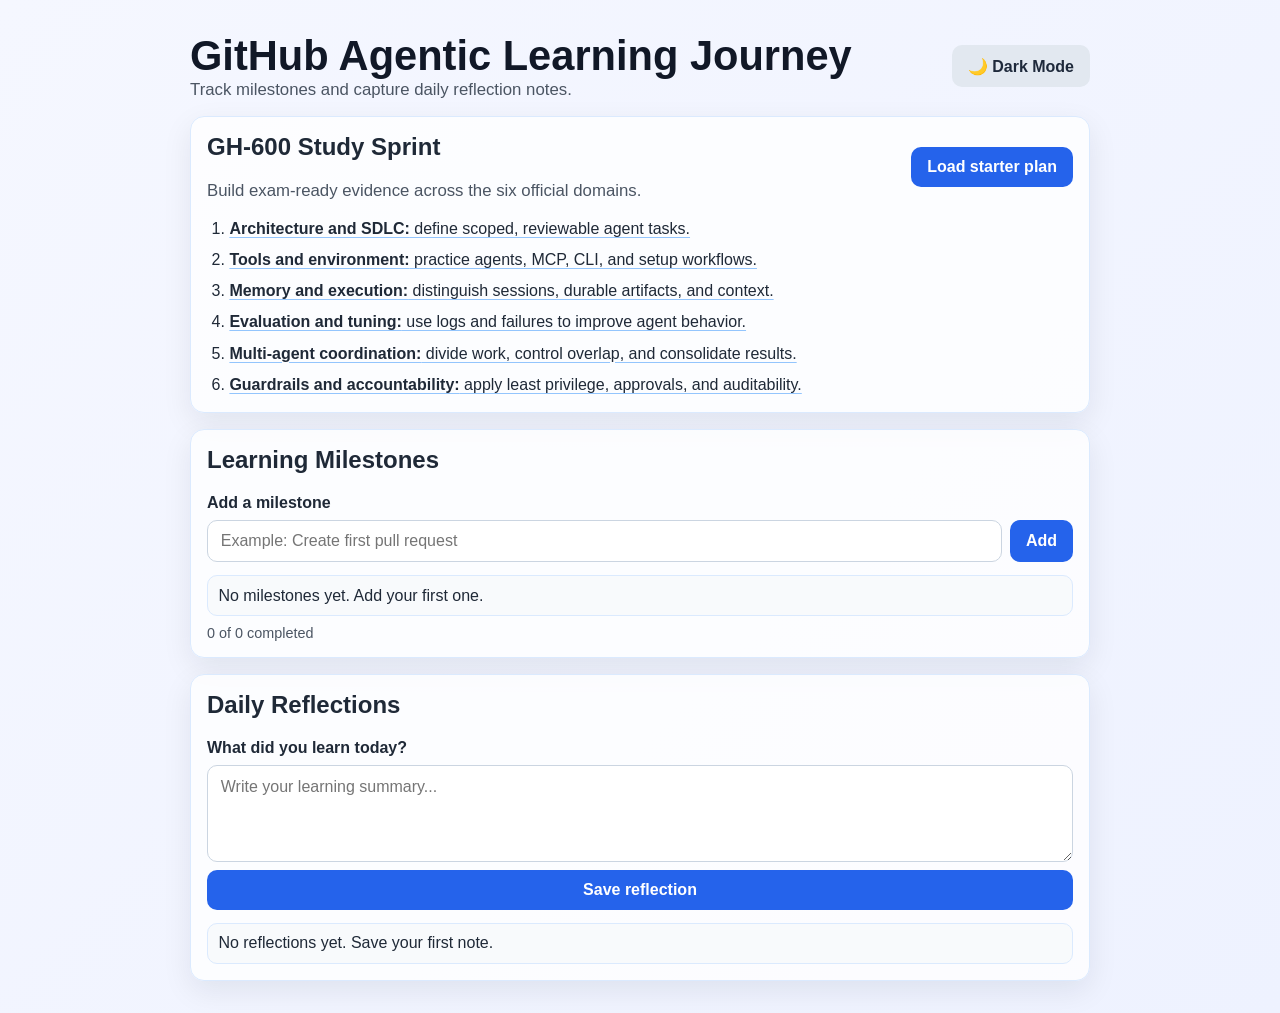
<file: index.html>
<!doctype html>
<html lang="en">
	<head>
		<meta charset="UTF-8" />
		<meta name="viewport" content="width=device-width, initial-scale=1.0" />
		<link rel="stylesheet" href="style.css" />
		<title>GitHub Agentic Learning Journey</title>
	</head>
	<body>
		<main class="app" aria-labelledby="page-title">
			<header class="app-header">
				<div>
					<h1 id="page-title">GitHub Agentic Learning Journey</h1>
					<p>Track milestones and capture daily reflection notes.</p>
				</div>
				<button id="themeToggle" class="btn secondary" type="button" aria-label="Toggle theme">
					🌙 Dark Mode
				</button>
			</header>

			<section class="card study-plan" aria-labelledby="study-plan-title">
				<div class="section-heading">
					<div>
						<h2 id="study-plan-title">GH-600 Study Sprint</h2>
						<p>Build exam-ready evidence across the six official domains.</p>
					</div>
					<button id="loadPlanButton" class="btn primary" type="button">Load starter plan</button>
				</div>
				<ol class="domain-list">
					<li><a href="domains/architecture-sdlc.html"><strong>Architecture and SDLC:</strong> define scoped, reviewable agent tasks.</a></li>
					<li><a href="domains/tools-environment.html"><strong>Tools and environment:</strong> practice agents, MCP, CLI, and setup workflows.</a></li>
					<li><a href="domains/memory-execution.html"><strong>Memory and execution:</strong> distinguish sessions, durable artifacts, and context.</a></li>
					<li><a href="domains/evaluation-tuning.html"><strong>Evaluation and tuning:</strong> use logs and failures to improve agent behavior.</a></li>
					<li><a href="domains/multi-agent.html"><strong>Multi-agent coordination:</strong> divide work, control overlap, and consolidate results.</a></li>
					<li><a href="domains/guardrails-accountability.html"><strong>Guardrails and accountability:</strong> apply least privilege, approvals, and auditability.</a></li>
				</ol>
			</section>

			<section class="card" aria-labelledby="milestones-title">
				<h2 id="milestones-title">Learning Milestones</h2>
				<form id="milestoneForm" class="stack">
					<label for="milestoneInput">Add a milestone</label>
					<div class="row">
						<input
							id="milestoneInput"
							type="text"
							placeholder="Example: Create first pull request"
							required
						/>
						<button class="btn primary" type="submit">Add</button>
					</div>
				</form>
				<ul id="milestoneList" class="item-list" aria-live="polite"></ul>
				<p id="progressLabel" class="meta">0 of 0 completed</p>
			</section>

			<section class="card" aria-labelledby="reflections-title">
				<h2 id="reflections-title">Daily Reflections</h2>
				<form id="reflectionForm" class="stack">
					<label for="reflectionInput">What did you learn today?</label>
					<textarea
						id="reflectionInput"
						rows="4"
						placeholder="Write your learning summary..."
						required
					></textarea>
					<button class="btn primary" type="submit">Save reflection</button>
				</form>
				<ul id="reflectionList" class="item-list" aria-live="polite"></ul>
			</section>
		</main>

		<div id="toast" class="toast" role="status" aria-live="polite"></div>
		<script src="script.js" defer></script>
	</body>
</html>
</file>
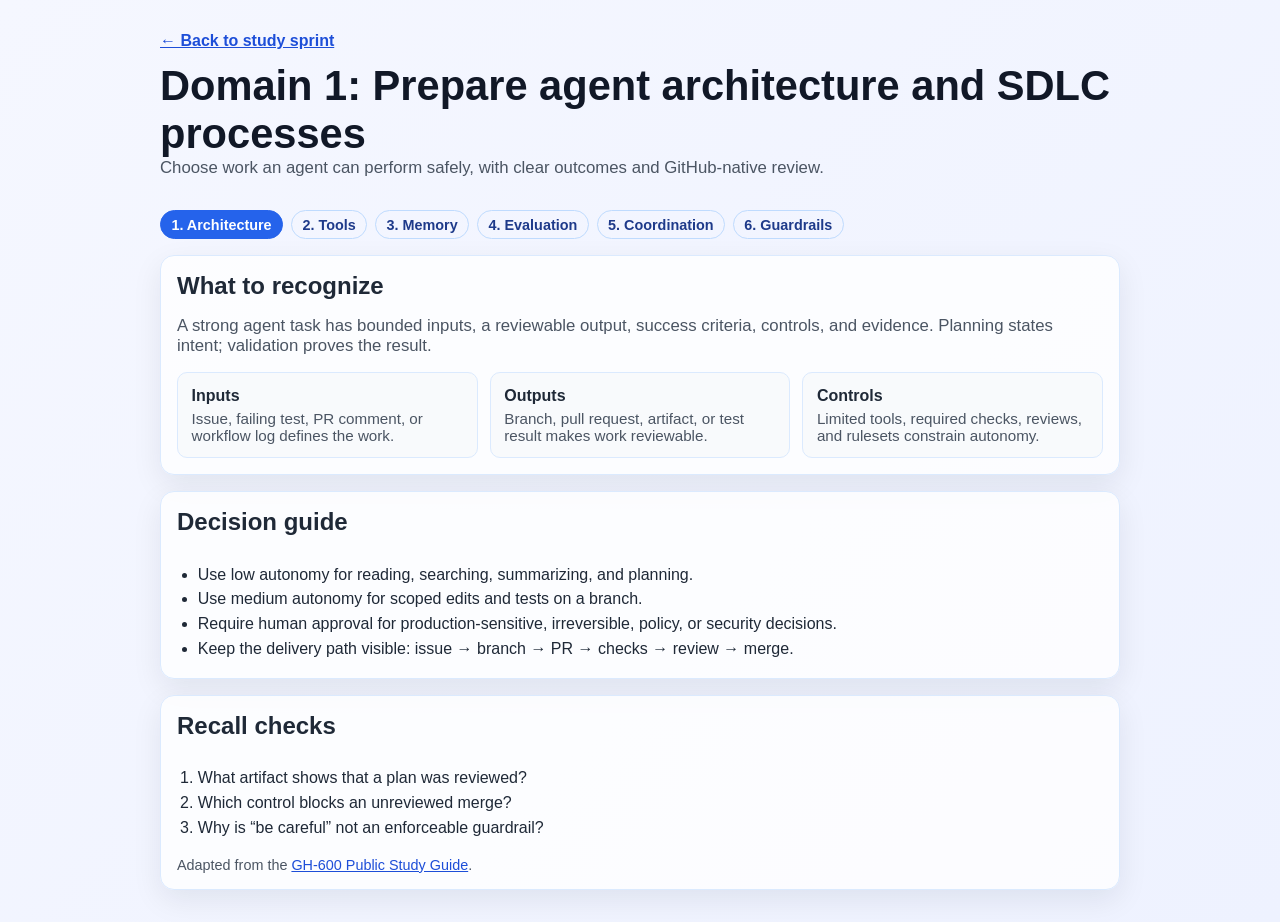
<file: domains/architecture-sdlc.html>
<!doctype html>
<html lang="en">
	<head>
		<meta charset="UTF-8" />
		<meta name="viewport" content="width=device-width, initial-scale=1.0" />
		<link rel="stylesheet" href="../style.css" />
		<title>GH-600 Domain 1: Architecture and SDLC</title>
	</head>
	<body>
		<main class="app domain-page">
			<header class="app-header">
				<div>
					<a class="back-link" href="../index.html">← Back to study sprint</a>
					<h1>Domain 1: Prepare agent architecture and SDLC processes</h1>
					<p>Choose work an agent can perform safely, with clear outcomes and GitHub-native review.</p>
				</div>
			</header>
			<nav class="domain-navigation" aria-label="GH-600 domains">
				<a aria-current="page" href="architecture-sdlc.html">1. Architecture</a><a href="tools-environment.html">2. Tools</a><a href="memory-execution.html">3. Memory</a><a href="evaluation-tuning.html">4. Evaluation</a><a href="multi-agent.html">5. Coordination</a><a href="guardrails-accountability.html">6. Guardrails</a>
			</nav>
			<section class="card domain-content">
				<h2>What to recognize</h2>
				<p>A strong agent task has bounded inputs, a reviewable output, success criteria, controls, and evidence. Planning states intent; validation proves the result.</p>
				<div class="evidence-grid">
					<article><h3>Inputs</h3><p>Issue, failing test, PR comment, or workflow log defines the work.</p></article>
					<article><h3>Outputs</h3><p>Branch, pull request, artifact, or test result makes work reviewable.</p></article>
					<article><h3>Controls</h3><p>Limited tools, required checks, reviews, and rulesets constrain autonomy.</p></article>
				</div>
			</section>
			<section class="card domain-content">
				<h2>Decision guide</h2>
				<ul>
					<li>Use low autonomy for reading, searching, summarizing, and planning.</li>
					<li>Use medium autonomy for scoped edits and tests on a branch.</li>
					<li>Require human approval for production-sensitive, irreversible, policy, or security decisions.</li>
					<li>Keep the delivery path visible: issue → branch → PR → checks → review → merge.</li>
				</ul>
			</section>
			<section class="card domain-content">
				<h2>Recall checks</h2>
				<ol><li>What artifact shows that a plan was reviewed?</li><li>Which control blocks an unreviewed merge?</li><li>Why is “be careful” not an enforceable guardrail?</li></ol>
				<p class="source-note">Adapted from the <a href="https://gist.github.com/naim149/a8aa41c7468685b7d984822c38863aae">GH-600 Public Study Guide</a>.</p>
			</section>
		</main>
	</body>
</html>
</file>
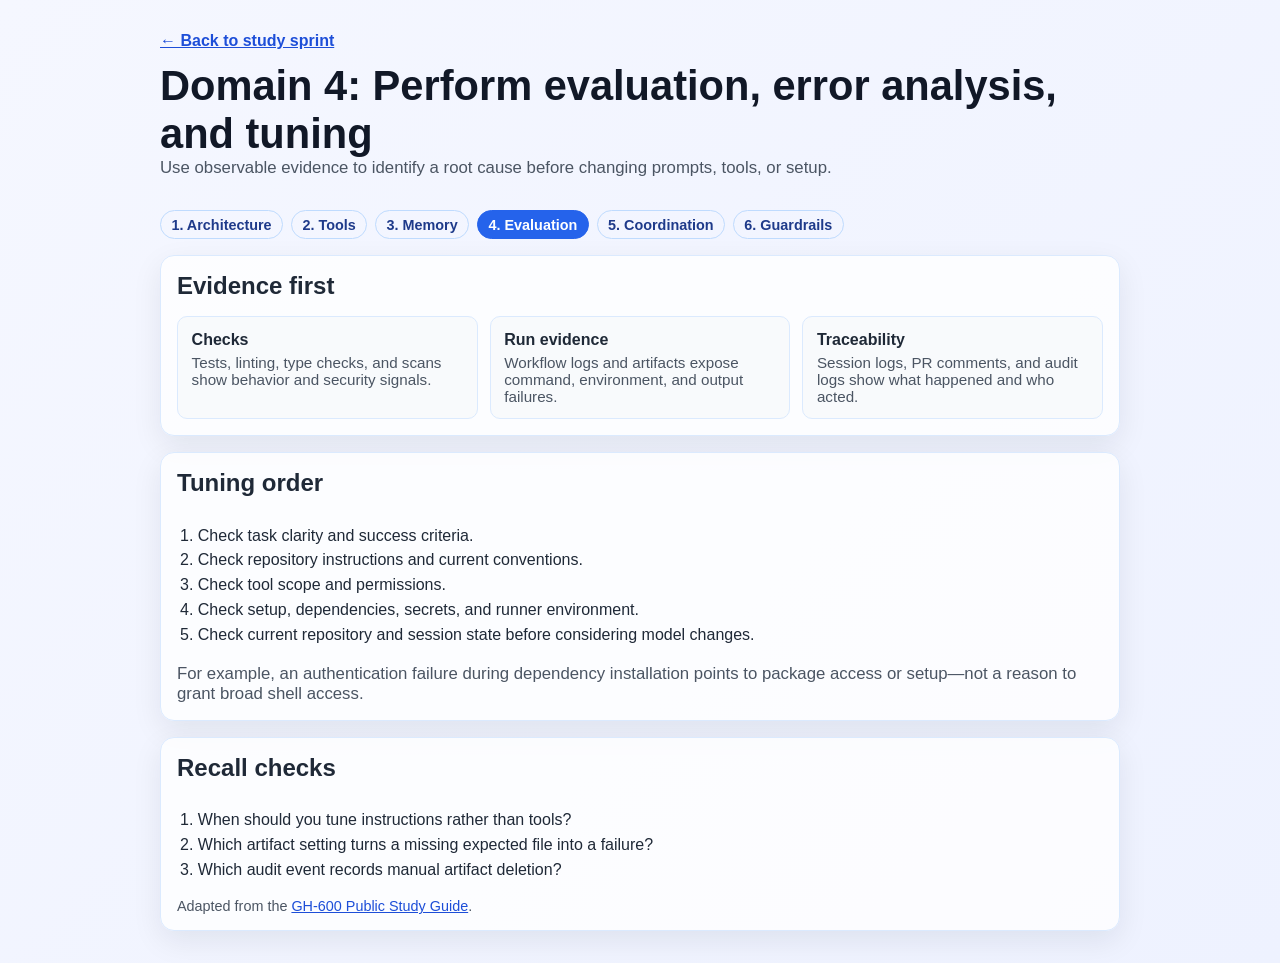
<file: domains/evaluation-tuning.html>
<!doctype html>
<html lang="en">
	<head>
		<meta charset="UTF-8" />
		<meta name="viewport" content="width=device-width, initial-scale=1.0" />
		<link rel="stylesheet" href="../style.css" />
		<title>GH-600 Domain 4: Evaluation and Tuning</title>
	</head>
	<body>
		<main class="app domain-page">
			<header class="app-header"><div><a class="back-link" href="../index.html">← Back to study sprint</a><h1>Domain 4: Perform evaluation, error analysis, and tuning</h1><p>Use observable evidence to identify a root cause before changing prompts, tools, or setup.</p></div></header>
			<nav class="domain-navigation" aria-label="GH-600 domains"><a href="architecture-sdlc.html">1. Architecture</a><a href="tools-environment.html">2. Tools</a><a href="memory-execution.html">3. Memory</a><a aria-current="page" href="evaluation-tuning.html">4. Evaluation</a><a href="multi-agent.html">5. Coordination</a><a href="guardrails-accountability.html">6. Guardrails</a></nav>
			<section class="card domain-content"><h2>Evidence first</h2><div class="evidence-grid"><article><h3>Checks</h3><p>Tests, linting, type checks, and scans show behavior and security signals.</p></article><article><h3>Run evidence</h3><p>Workflow logs and artifacts expose command, environment, and output failures.</p></article><article><h3>Traceability</h3><p>Session logs, PR comments, and audit logs show what happened and who acted.</p></article></div></section>
			<section class="card domain-content"><h2>Tuning order</h2><ol><li>Check task clarity and success criteria.</li><li>Check repository instructions and current conventions.</li><li>Check tool scope and permissions.</li><li>Check setup, dependencies, secrets, and runner environment.</li><li>Check current repository and session state before considering model changes.</li></ol><p>For example, an authentication failure during dependency installation points to package access or setup—not a reason to grant broad shell access.</p></section>
			<section class="card domain-content"><h2>Recall checks</h2><ol><li>When should you tune instructions rather than tools?</li><li>Which artifact setting turns a missing expected file into a failure?</li><li>Which audit event records manual artifact deletion?</li></ol><p class="source-note">Adapted from the <a href="https://gist.github.com/naim149/a8aa41c7468685b7d984822c38863aae">GH-600 Public Study Guide</a>.</p></section>
		</main>
	</body>
</html>
</file>
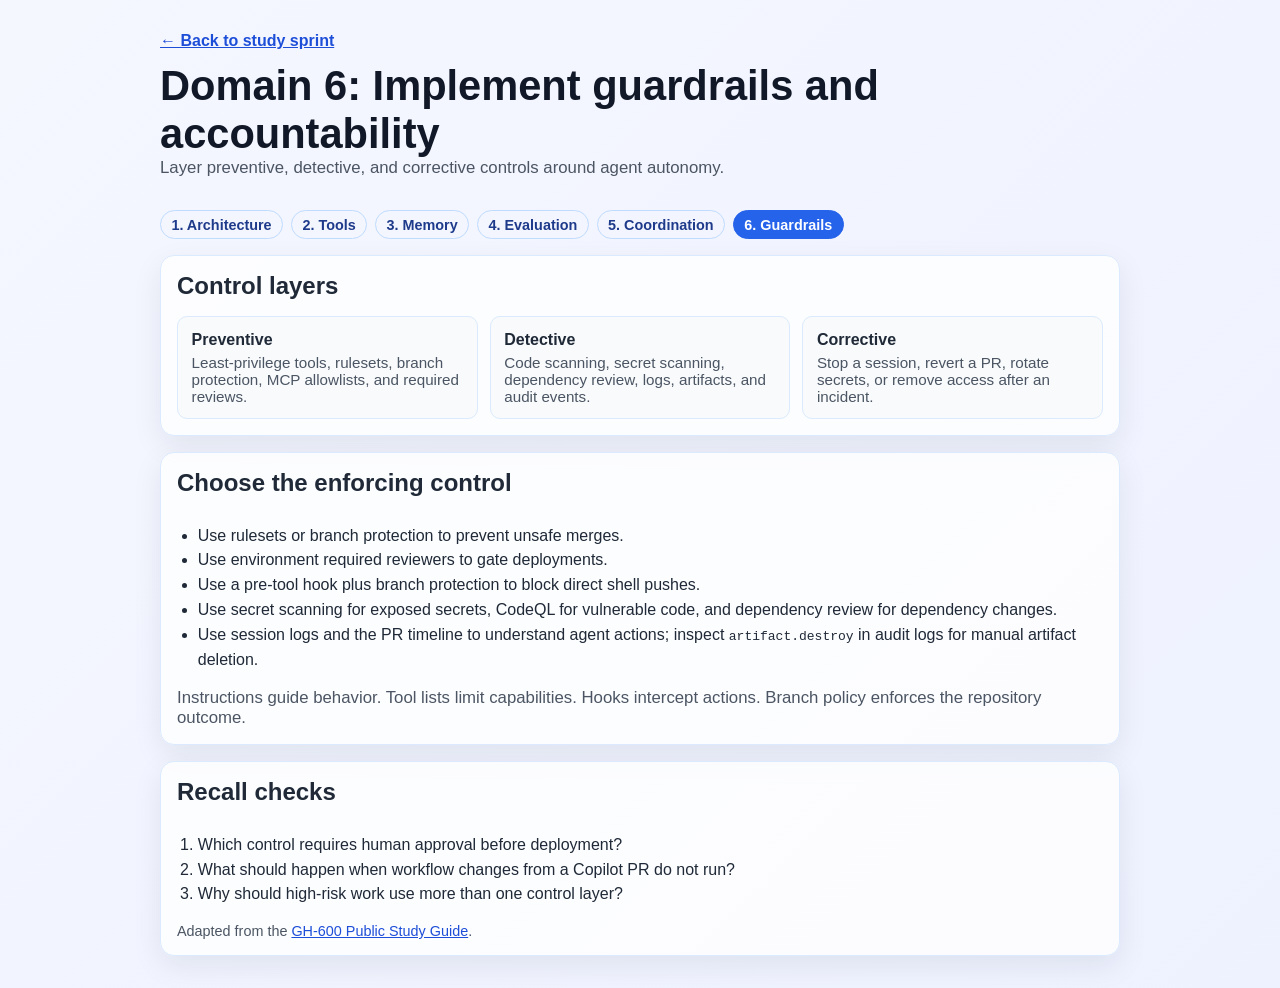
<file: domains/guardrails-accountability.html>
<!doctype html>
<html lang="en">
	<head>
		<meta charset="UTF-8" />
		<meta name="viewport" content="width=device-width, initial-scale=1.0" />
		<link rel="stylesheet" href="../style.css" />
		<title>GH-600 Domain 6: Guardrails and Accountability</title>
	</head>
	<body>
		<main class="app domain-page">
			<header class="app-header"><div><a class="back-link" href="../index.html">← Back to study sprint</a><h1>Domain 6: Implement guardrails and accountability</h1><p>Layer preventive, detective, and corrective controls around agent autonomy.</p></div></header>
			<nav class="domain-navigation" aria-label="GH-600 domains"><a href="architecture-sdlc.html">1. Architecture</a><a href="tools-environment.html">2. Tools</a><a href="memory-execution.html">3. Memory</a><a href="evaluation-tuning.html">4. Evaluation</a><a href="multi-agent.html">5. Coordination</a><a aria-current="page" href="guardrails-accountability.html">6. Guardrails</a></nav>
			<section class="card domain-content"><h2>Control layers</h2><div class="evidence-grid"><article><h3>Preventive</h3><p>Least-privilege tools, rulesets, branch protection, MCP allowlists, and required reviews.</p></article><article><h3>Detective</h3><p>Code scanning, secret scanning, dependency review, logs, artifacts, and audit events.</p></article><article><h3>Corrective</h3><p>Stop a session, revert a PR, rotate secrets, or remove access after an incident.</p></article></div></section>
			<section class="card domain-content"><h2>Choose the enforcing control</h2><ul><li>Use rulesets or branch protection to prevent unsafe merges.</li><li>Use environment required reviewers to gate deployments.</li><li>Use a pre-tool hook plus branch protection to block direct shell pushes.</li><li>Use secret scanning for exposed secrets, CodeQL for vulnerable code, and dependency review for dependency changes.</li><li>Use session logs and the PR timeline to understand agent actions; inspect <code>artifact.destroy</code> in audit logs for manual artifact deletion.</li></ul><p>Instructions guide behavior. Tool lists limit capabilities. Hooks intercept actions. Branch policy enforces the repository outcome.</p></section>
			<section class="card domain-content"><h2>Recall checks</h2><ol><li>Which control requires human approval before deployment?</li><li>What should happen when workflow changes from a Copilot PR do not run?</li><li>Why should high-risk work use more than one control layer?</li></ol><p class="source-note">Adapted from the <a href="https://gist.github.com/naim149/a8aa41c7468685b7d984822c38863aae">GH-600 Public Study Guide</a>.</p></section>
		</main>
	</body>
</html>
</file>
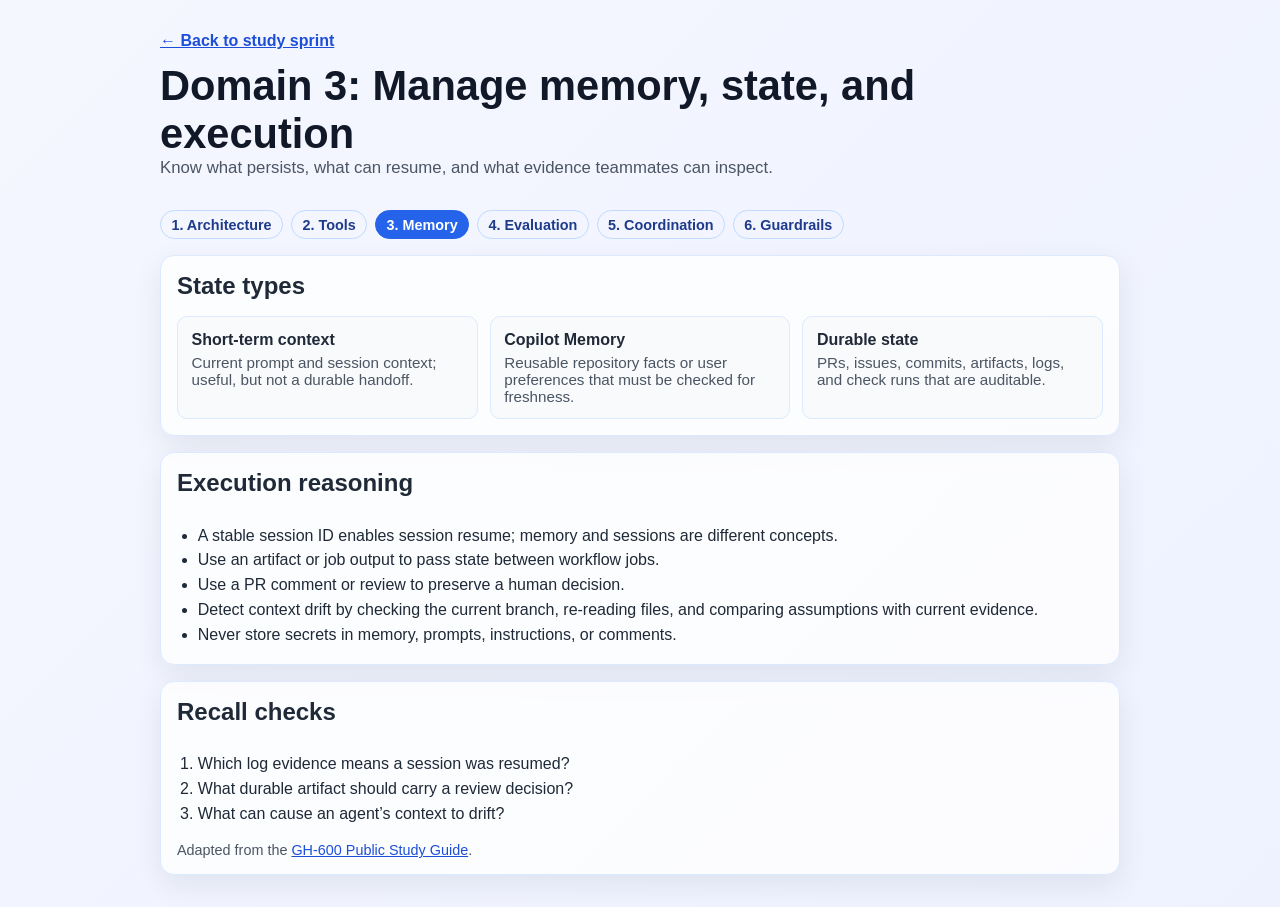
<file: domains/memory-execution.html>
<!doctype html>
<html lang="en">
	<head>
		<meta charset="UTF-8" />
		<meta name="viewport" content="width=device-width, initial-scale=1.0" />
		<link rel="stylesheet" href="../style.css" />
		<title>GH-600 Domain 3: Memory and Execution</title>
	</head>
	<body>
		<main class="app domain-page">
			<header class="app-header"><div><a class="back-link" href="../index.html">← Back to study sprint</a><h1>Domain 3: Manage memory, state, and execution</h1><p>Know what persists, what can resume, and what evidence teammates can inspect.</p></div></header>
			<nav class="domain-navigation" aria-label="GH-600 domains"><a href="architecture-sdlc.html">1. Architecture</a><a href="tools-environment.html">2. Tools</a><a aria-current="page" href="memory-execution.html">3. Memory</a><a href="evaluation-tuning.html">4. Evaluation</a><a href="multi-agent.html">5. Coordination</a><a href="guardrails-accountability.html">6. Guardrails</a></nav>
			<section class="card domain-content"><h2>State types</h2><div class="evidence-grid"><article><h3>Short-term context</h3><p>Current prompt and session context; useful, but not a durable handoff.</p></article><article><h3>Copilot Memory</h3><p>Reusable repository facts or user preferences that must be checked for freshness.</p></article><article><h3>Durable state</h3><p>PRs, issues, commits, artifacts, logs, and check runs that are auditable.</p></article></div></section>
			<section class="card domain-content"><h2>Execution reasoning</h2><ul><li>A stable session ID enables session resume; memory and sessions are different concepts.</li><li>Use an artifact or job output to pass state between workflow jobs.</li><li>Use a PR comment or review to preserve a human decision.</li><li>Detect context drift by checking the current branch, re-reading files, and comparing assumptions with current evidence.</li><li>Never store secrets in memory, prompts, instructions, or comments.</li></ul></section>
			<section class="card domain-content"><h2>Recall checks</h2><ol><li>Which log evidence means a session was resumed?</li><li>What durable artifact should carry a review decision?</li><li>What can cause an agent’s context to drift?</li></ol><p class="source-note">Adapted from the <a href="https://gist.github.com/naim149/a8aa41c7468685b7d984822c38863aae">GH-600 Public Study Guide</a>.</p></section>
		</main>
	</body>
</html>
</file>
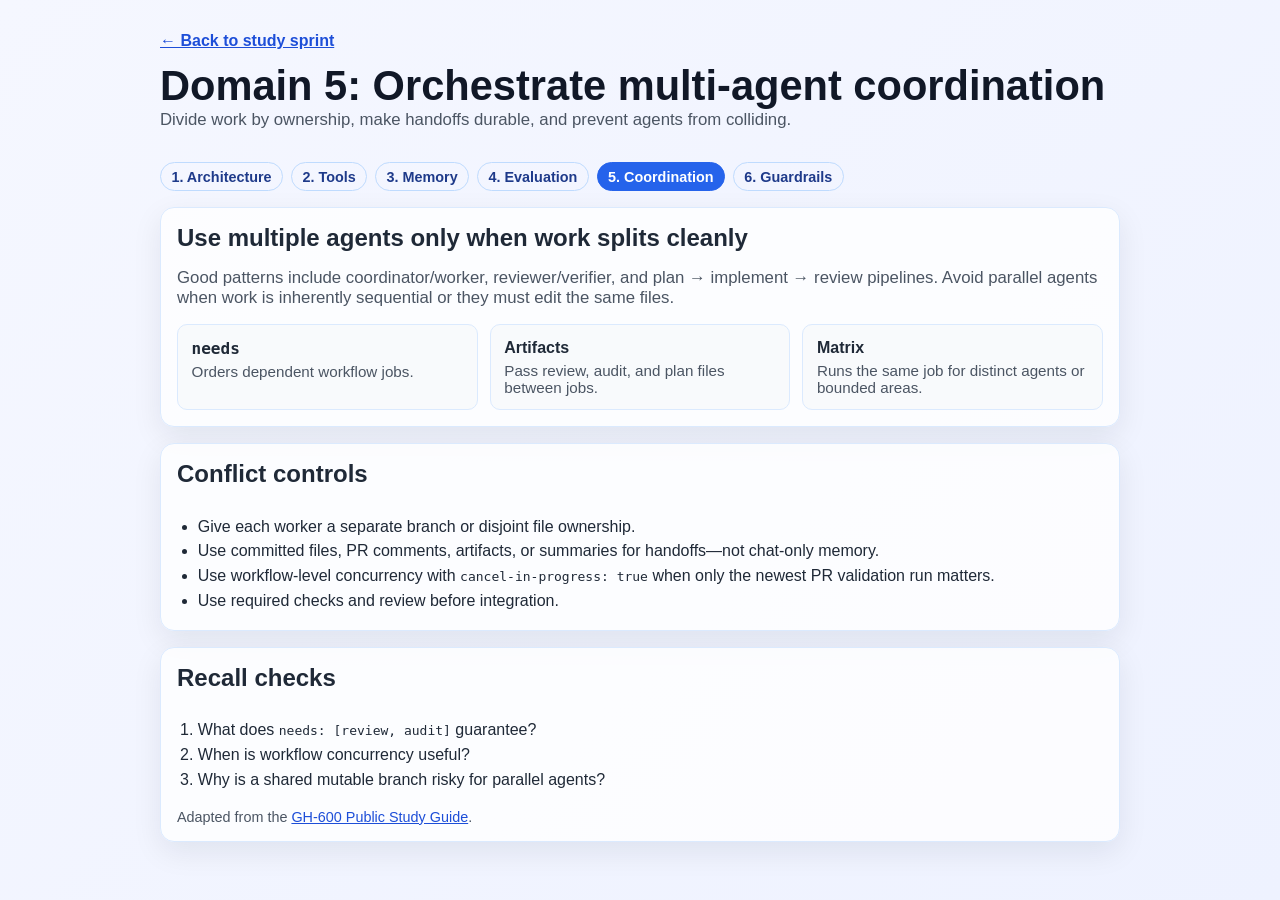
<file: domains/multi-agent.html>
<!doctype html>
<html lang="en">
	<head>
		<meta charset="UTF-8" />
		<meta name="viewport" content="width=device-width, initial-scale=1.0" />
		<link rel="stylesheet" href="../style.css" />
		<title>GH-600 Domain 5: Multi-Agent Coordination</title>
	</head>
	<body>
		<main class="app domain-page">
			<header class="app-header"><div><a class="back-link" href="../index.html">← Back to study sprint</a><h1>Domain 5: Orchestrate multi-agent coordination</h1><p>Divide work by ownership, make handoffs durable, and prevent agents from colliding.</p></div></header>
			<nav class="domain-navigation" aria-label="GH-600 domains"><a href="architecture-sdlc.html">1. Architecture</a><a href="tools-environment.html">2. Tools</a><a href="memory-execution.html">3. Memory</a><a href="evaluation-tuning.html">4. Evaluation</a><a aria-current="page" href="multi-agent.html">5. Coordination</a><a href="guardrails-accountability.html">6. Guardrails</a></nav>
			<section class="card domain-content"><h2>Use multiple agents only when work splits cleanly</h2><p>Good patterns include coordinator/worker, reviewer/verifier, and plan → implement → review pipelines. Avoid parallel agents when work is inherently sequential or they must edit the same files.</p><div class="evidence-grid"><article><h3><code>needs</code></h3><p>Orders dependent workflow jobs.</p></article><article><h3>Artifacts</h3><p>Pass review, audit, and plan files between jobs.</p></article><article><h3>Matrix</h3><p>Runs the same job for distinct agents or bounded areas.</p></article></div></section>
			<section class="card domain-content"><h2>Conflict controls</h2><ul><li>Give each worker a separate branch or disjoint file ownership.</li><li>Use committed files, PR comments, artifacts, or summaries for handoffs—not chat-only memory.</li><li>Use workflow-level concurrency with <code>cancel-in-progress: true</code> when only the newest PR validation run matters.</li><li>Use required checks and review before integration.</li></ul></section>
			<section class="card domain-content"><h2>Recall checks</h2><ol><li>What does <code>needs: [review, audit]</code> guarantee?</li><li>When is workflow concurrency useful?</li><li>Why is a shared mutable branch risky for parallel agents?</li></ol><p class="source-note">Adapted from the <a href="https://gist.github.com/naim149/a8aa41c7468685b7d984822c38863aae">GH-600 Public Study Guide</a>.</p></section>
		</main>
	</body>
</html>
</file>
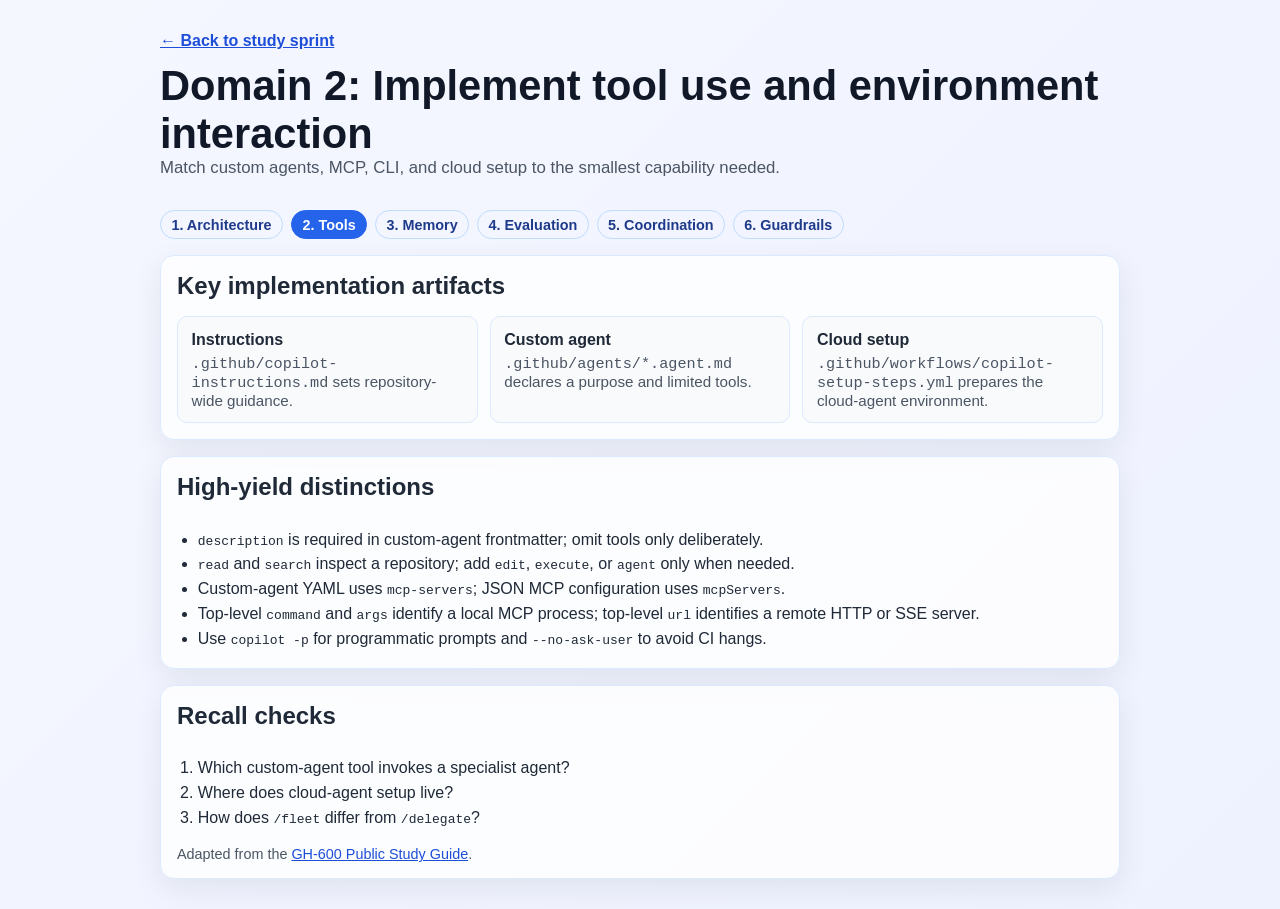
<file: domains/tools-environment.html>
<!doctype html>
<html lang="en">
	<head>
		<meta charset="UTF-8" />
		<meta name="viewport" content="width=device-width, initial-scale=1.0" />
		<link rel="stylesheet" href="../style.css" />
		<title>GH-600 Domain 2: Tools and Environment</title>
	</head>
	<body>
		<main class="app domain-page">
			<header class="app-header"><div><a class="back-link" href="../index.html">← Back to study sprint</a><h1>Domain 2: Implement tool use and environment interaction</h1><p>Match custom agents, MCP, CLI, and cloud setup to the smallest capability needed.</p></div></header>
			<nav class="domain-navigation" aria-label="GH-600 domains"><a href="architecture-sdlc.html">1. Architecture</a><a aria-current="page" href="tools-environment.html">2. Tools</a><a href="memory-execution.html">3. Memory</a><a href="evaluation-tuning.html">4. Evaluation</a><a href="multi-agent.html">5. Coordination</a><a href="guardrails-accountability.html">6. Guardrails</a></nav>
			<section class="card domain-content"><h2>Key implementation artifacts</h2><div class="evidence-grid"><article><h3>Instructions</h3><p><code>.github/copilot-instructions.md</code> sets repository-wide guidance.</p></article><article><h3>Custom agent</h3><p><code>.github/agents/*.agent.md</code> declares a purpose and limited tools.</p></article><article><h3>Cloud setup</h3><p><code>.github/workflows/copilot-setup-steps.yml</code> prepares the cloud-agent environment.</p></article></div></section>
			<section class="card domain-content"><h2>High-yield distinctions</h2><ul><li><code>description</code> is required in custom-agent frontmatter; omit tools only deliberately.</li><li><code>read</code> and <code>search</code> inspect a repository; add <code>edit</code>, <code>execute</code>, or <code>agent</code> only when needed.</li><li>Custom-agent YAML uses <code>mcp-servers</code>; JSON MCP configuration uses <code>mcpServers</code>.</li><li>Top-level <code>command</code> and <code>args</code> identify a local MCP process; top-level <code>url</code> identifies a remote HTTP or SSE server.</li><li>Use <code>copilot -p</code> for programmatic prompts and <code>--no-ask-user</code> to avoid CI hangs.</li></ul></section>
			<section class="card domain-content"><h2>Recall checks</h2><ol><li>Which custom-agent tool invokes a specialist agent?</li><li>Where does cloud-agent setup live?</li><li>How does <code>/fleet</code> differ from <code>/delegate</code>?</li></ol><p class="source-note">Adapted from the <a href="https://gist.github.com/naim149/a8aa41c7468685b7d984822c38863aae">GH-600 Public Study Guide</a>.</p></section>
		</main>
	</body>
</html>
</file>
<file: style.css>
* {
	box-sizing: border-box;
}

body {
	margin: 0;
	min-height: 100vh;
	padding: 2rem;
	font-family: -apple-system, BlinkMacSystemFont, "Segoe UI", Roboto, sans-serif;
	background: linear-gradient(135deg, #f5f7ff, #eef2ff);
	color: #1f2937;
}

body.dark {
	background: linear-gradient(135deg, #0f172a, #111827);
	color: #e5e7eb;
}

h1 {
	margin: 0;
	font-size: clamp(1.8rem, 4vw, 2.6rem);
	color: #111827;
}

body.dark h1 {
	color: #f9fafb;
}

p {
	margin: 0;
	font-size: 1.05rem;
	color: #4b5563;
}

a {
	color: #1d4ed8;
}

body.dark a {
	color: #93c5fd;
}

body.dark p {
	color: #cbd5e1;
}

.app {
	max-width: 900px;
	margin: 0 auto;
	display: grid;
	gap: 1rem;
}

.app-header {
	display: flex;
	justify-content: space-between;
	align-items: center;
	gap: 1rem;
}

.card {
	background: #ffffffcc;
	border: 1px solid #dbeafe;
	border-radius: 14px;
	padding: 1rem;
	box-shadow: 0 10px 30px rgba(15, 23, 42, 0.08);
}

.section-heading {
	display: flex;
	align-items: center;
	justify-content: space-between;
	gap: 1rem;
}

.domain-list {
	margin: 1rem 0 0;
	padding-left: 1.4rem;
	display: grid;
	gap: 0.5rem;
	line-height: 1.45;
}

.domain-list a {
	color: inherit;
	text-decoration-color: #93c5fd;
	text-underline-offset: 0.2em;
}

.domain-page {
	max-width: 960px;
}

.domain-page .app-header {
	align-items: flex-start;
}

.back-link {
	display: inline-block;
	margin-bottom: 0.75rem;
	font-weight: 600;
}

.domain-navigation {
	display: flex;
	flex-wrap: wrap;
	gap: 0.5rem;
	margin-top: 1rem;
}

.domain-navigation a {
	border: 1px solid #bfdbfe;
	border-radius: 999px;
	padding: 0.35rem 0.65rem;
	color: #1e3a8a;
	font-size: 0.9rem;
	font-weight: 600;
	text-decoration: none;
}

.domain-navigation a[aria-current="page"] {
	background: #2563eb;
	border-color: #2563eb;
	color: #fff;
}

body.dark .domain-navigation a {
	border-color: #475569;
	color: #bfdbfe;
}

.domain-content {
	display: grid;
	gap: 1rem;
}

.domain-content h2,
.domain-content h3 {
	margin: 0;
}

.domain-content ul,
.domain-content ol {
	margin: 0.65rem 0 0;
	padding-left: 1.3rem;
	line-height: 1.55;
}

.evidence-grid {
	display: grid;
	grid-template-columns: repeat(auto-fit, minmax(210px, 1fr));
	gap: 0.75rem;
}

.evidence-grid article {
	border: 1px solid #dbeafe;
	border-radius: 10px;
	padding: 0.85rem;
	background: #f8fafc;
}

.evidence-grid h3 {
	font-size: 1rem;
}

.evidence-grid p {
	margin-top: 0.3rem;
	font-size: 0.95rem;
}

body.dark .evidence-grid article {
	background: #0b1220;
	border-color: #334155;
}

.source-note {
	font-size: 0.9rem;
}

body.dark .card {
	background: #111827cc;
	border-color: #334155;
}

h2 {
	margin-top: 0;
}

label {
	font-weight: 600;
}

.stack {
	display: grid;
	gap: 0.5rem;
}

.row {
	display: flex;
	gap: 0.5rem;
}

input,
textarea {
	width: 100%;
	padding: 0.7rem 0.8rem;
	border: 1px solid #cbd5e1;
	border-radius: 10px;
	font: inherit;
}

body.dark input,
body.dark textarea {
	background: #0f172a;
	color: #f8fafc;
	border-color: #475569;
}

.btn {
	border: none;
	border-radius: 10px;
	padding: 0.7rem 1rem;
	font: inherit;
	font-weight: 600;
	cursor: pointer;
}

.btn.primary {
	background: #2563eb;
	color: #fff;
}

.btn.secondary {
	background: #e2e8f0;
	color: #1e293b;
}

body.dark .btn.secondary {
	background: #334155;
	color: #e2e8f0;
}

.item-list {
	list-style: none;
	padding: 0;
	margin: 0.8rem 0 0;
	display: grid;
	gap: 0.5rem;
}

.item {
	display: flex;
	align-items: center;
	justify-content: space-between;
	gap: 0.75rem;
	padding: 0.65rem;
	border: 1px solid #dbeafe;
	border-radius: 10px;
	background: #f8fafc;
}

body.dark .item {
	background: #0b1220;
	border-color: #334155;
}

.item.done span {
	text-decoration: line-through;
	opacity: 0.7;
}

.meta {
	margin-top: 0.6rem;
	font-size: 0.9rem;
}

.toast {
	position: fixed;
	bottom: 1rem;
	right: 1rem;
	background: #111827;
	color: #fff;
	padding: 0.7rem 0.9rem;
	border-radius: 10px;
	opacity: 0;
	pointer-events: none;
	transition: opacity 0.2s ease;
}

.toast.show {
	opacity: 1;
}

@media (max-width: 640px) {
	body {
		padding: 1rem;
	}

	.row,
	.app-header,
	.section-heading {
		flex-direction: column;
		align-items: stretch;
	}
}
</file>
